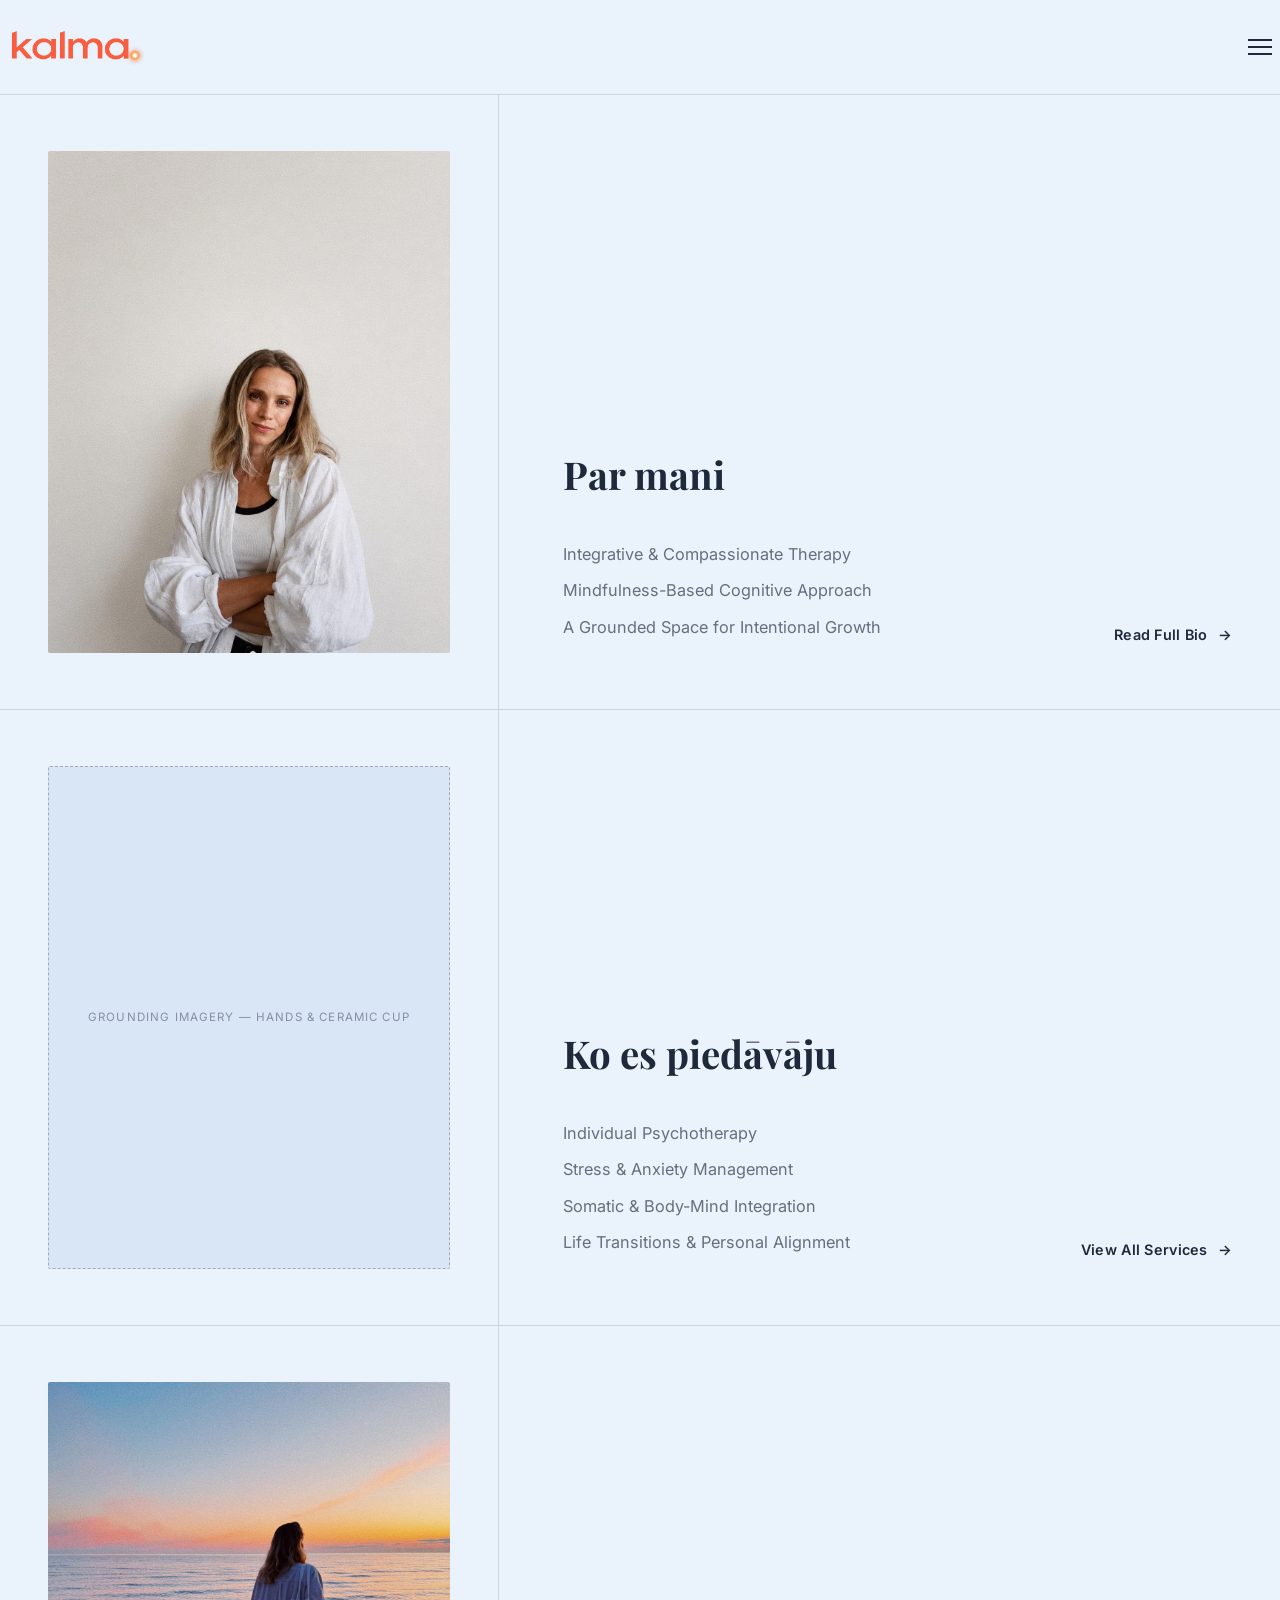
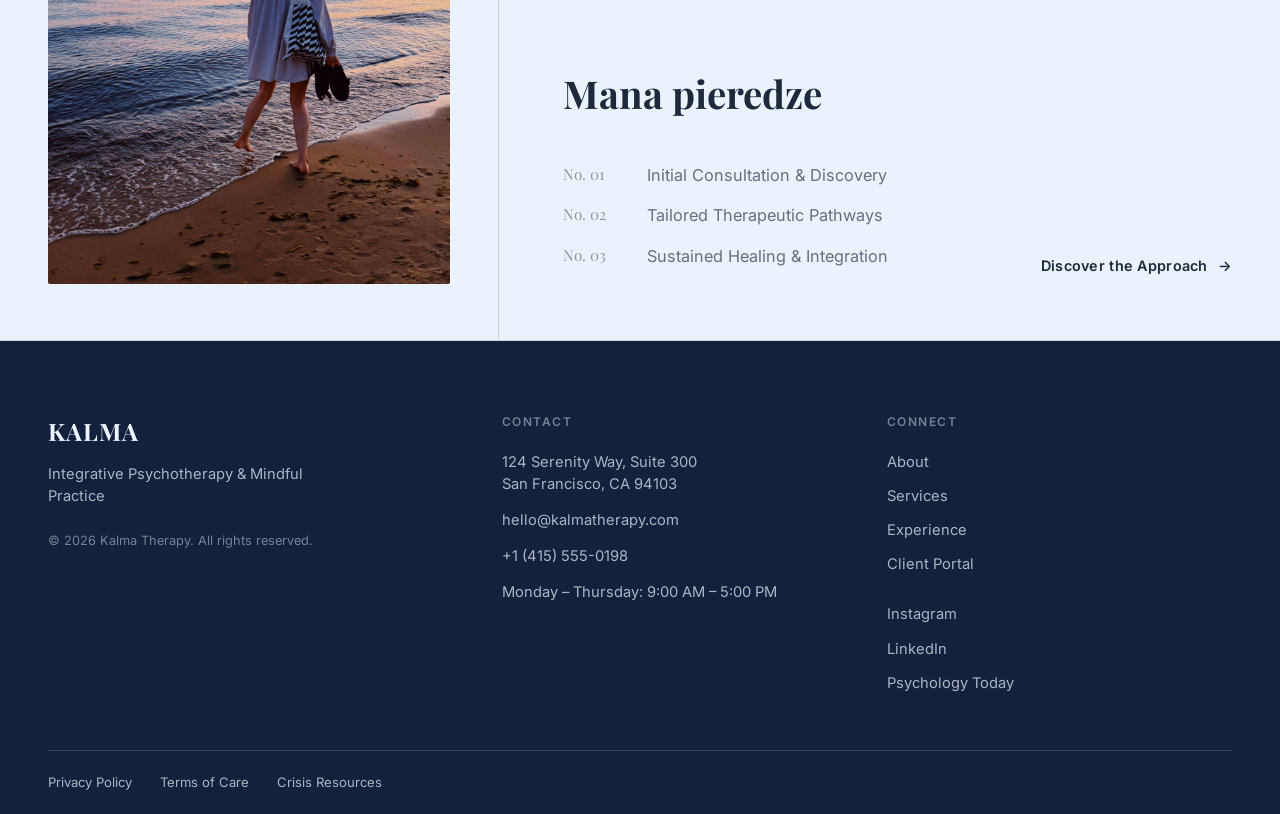
<file: index.html>
<!doctype html>
<html lang="en">
<head>
<meta charset="UTF-8" />
<meta name="viewport" content="width=device-width, initial-scale=1.0" />
<title>Kalma — Integrative Psychotherapy &amp; Mindful Practice</title>
<link rel="preconnect" href="https://fonts.googleapis.com" />
<link rel="preconnect" href="https://fonts.gstatic.com" crossorigin />
<link href="https://fonts.googleapis.com/css2?family=Playfair+Display:wght@600;700&family=Inter:wght@400;500;600;700&display=swap" rel="stylesheet" />
<link rel="stylesheet" href="css/style.css" />
</head>
<body>

<nav class="site-nav">
  <div class="wrapper nav-inner">
    <a href="index.html" class="logo"><img src="public/logo.png" alt="Kalma" /></a>
    <button class="nav-toggle" aria-label="Toggle navigation">
      <span></span><span></span><span></span>
    </button>
    <div class="nav-menu">
      <a href="index.html" class="active">Home</a>
      <a href="about.html">About</a>
      <a href="services.html">Services</a>
      <a href="experience.html">Experience</a>
      <a href="experience.html" class="pill-btn">Book a Session <span>→</span></a>
    </div>
  </div>
</nav>

<section class="editorial-row">
  <div class="wrapper row-grid">
    <div class="row-image">
      <div class="placeholder has-image"><img src="public/portrait.jpeg" alt="Portrait of the therapist" /></div>
    </div>
    <div class="col-divider"></div>
    <div class="row-content">
      <div class="content-row">
        <div class="row-body">
          <h2>Par mani</h2>
          <ul class="teaser-list">
            <li>Integrative &amp; Compassionate Therapy</li>
            <li>Mindfulness-Based Cognitive Approach</li>
            <li>A Grounded Space for Intentional Growth</li>
          </ul>
        </div>
        <a href="about.html" class="cta-link">Read Full Bio <span class="arrow">→</span></a>
      </div>
    </div>
  </div>
</section>

<section class="editorial-row">
  <div class="wrapper row-grid">
    <div class="row-image">
      <div class="placeholder"><span>Grounding Imagery — Hands &amp; Ceramic Cup</span></div>
    </div>
    <div class="col-divider"></div>
    <div class="row-content">
      <div class="content-row">
        <div class="row-body">
          <h2>Ko es piedāvāju</h2>
          <ul class="teaser-list">
            <li>Individual Psychotherapy</li>
            <li>Stress &amp; Anxiety Management</li>
            <li>Somatic &amp; Body-Mind Integration</li>
            <li>Life Transitions &amp; Personal Alignment</li>
          </ul>
        </div>
        <a href="services.html" class="cta-link">View All Services <span class="arrow">→</span></a>
      </div>
    </div>
  </div>
</section>

<section class="editorial-row">
  <div class="wrapper row-grid">
    <div class="row-image">
      <div class="placeholder has-image"><img src="public/seaside.jpeg" alt="A reflective walk along the shore at sunset" /></div>
    </div>
    <div class="col-divider"></div>
    <div class="row-content">
      <div class="content-row">
        <div class="row-body">
          <h2>Mana pieredze</h2>
          <ul class="numbered-list">
            <li><span class="num">No. 01</span><span class="num-label">Initial Consultation &amp; Discovery</span></li>
            <li><span class="num">No. 02</span><span class="num-label">Tailored Therapeutic Pathways</span></li>
            <li><span class="num">No. 03</span><span class="num-label">Sustained Healing &amp; Integration</span></li>
          </ul>
        </div>
        <a href="experience.html" class="cta-link">Discover the Approach <span class="arrow">→</span></a>
      </div>
    </div>
  </div>
</section>

<footer class="site-footer">
  <div class="wrapper">
    <div class="footer-grid">
      <div class="footer-brand">
        <p class="wordmark">KALMA</p>
        <p class="tagline">Integrative Psychotherapy &amp; Mindful Practice</p>
        <p class="copyright">&copy; 2026 Kalma Therapy. All rights reserved.</p>
      </div>
      <div class="footer-col">
        <h5 class="tracked-upper">Contact</h5>
        <p class="detail-line">124 Serenity Way, Suite 300<br />San Francisco, CA 94103</p>
        <p class="detail-line">hello@kalmatherapy.com</p>
        <p class="detail-line">+1 (415) 555-0198</p>
        <p class="detail-line">Monday – Thursday: 9:00 AM – 5:00 PM</p>
      </div>
      <div class="footer-col">
        <h5 class="tracked-upper">Connect</h5>
        <div class="footer-links">
          <a href="about.html">About</a>
          <a href="services.html">Services</a>
          <a href="experience.html">Experience</a>
          <a href="#">Client Portal</a>
        </div>
        <div class="footer-social">
          <a href="#">Instagram</a>
          <a href="#">LinkedIn</a>
          <a href="#">Psychology Today</a>
        </div>
      </div>
    </div>
    <div class="footer-bottom">
      <a href="#">Privacy Policy</a>
      <a href="#">Terms of Care</a>
      <a href="#">Crisis Resources</a>
    </div>
  </div>
</footer>

<script src="js/nav.js"></script>
</body>
</html>
</file>
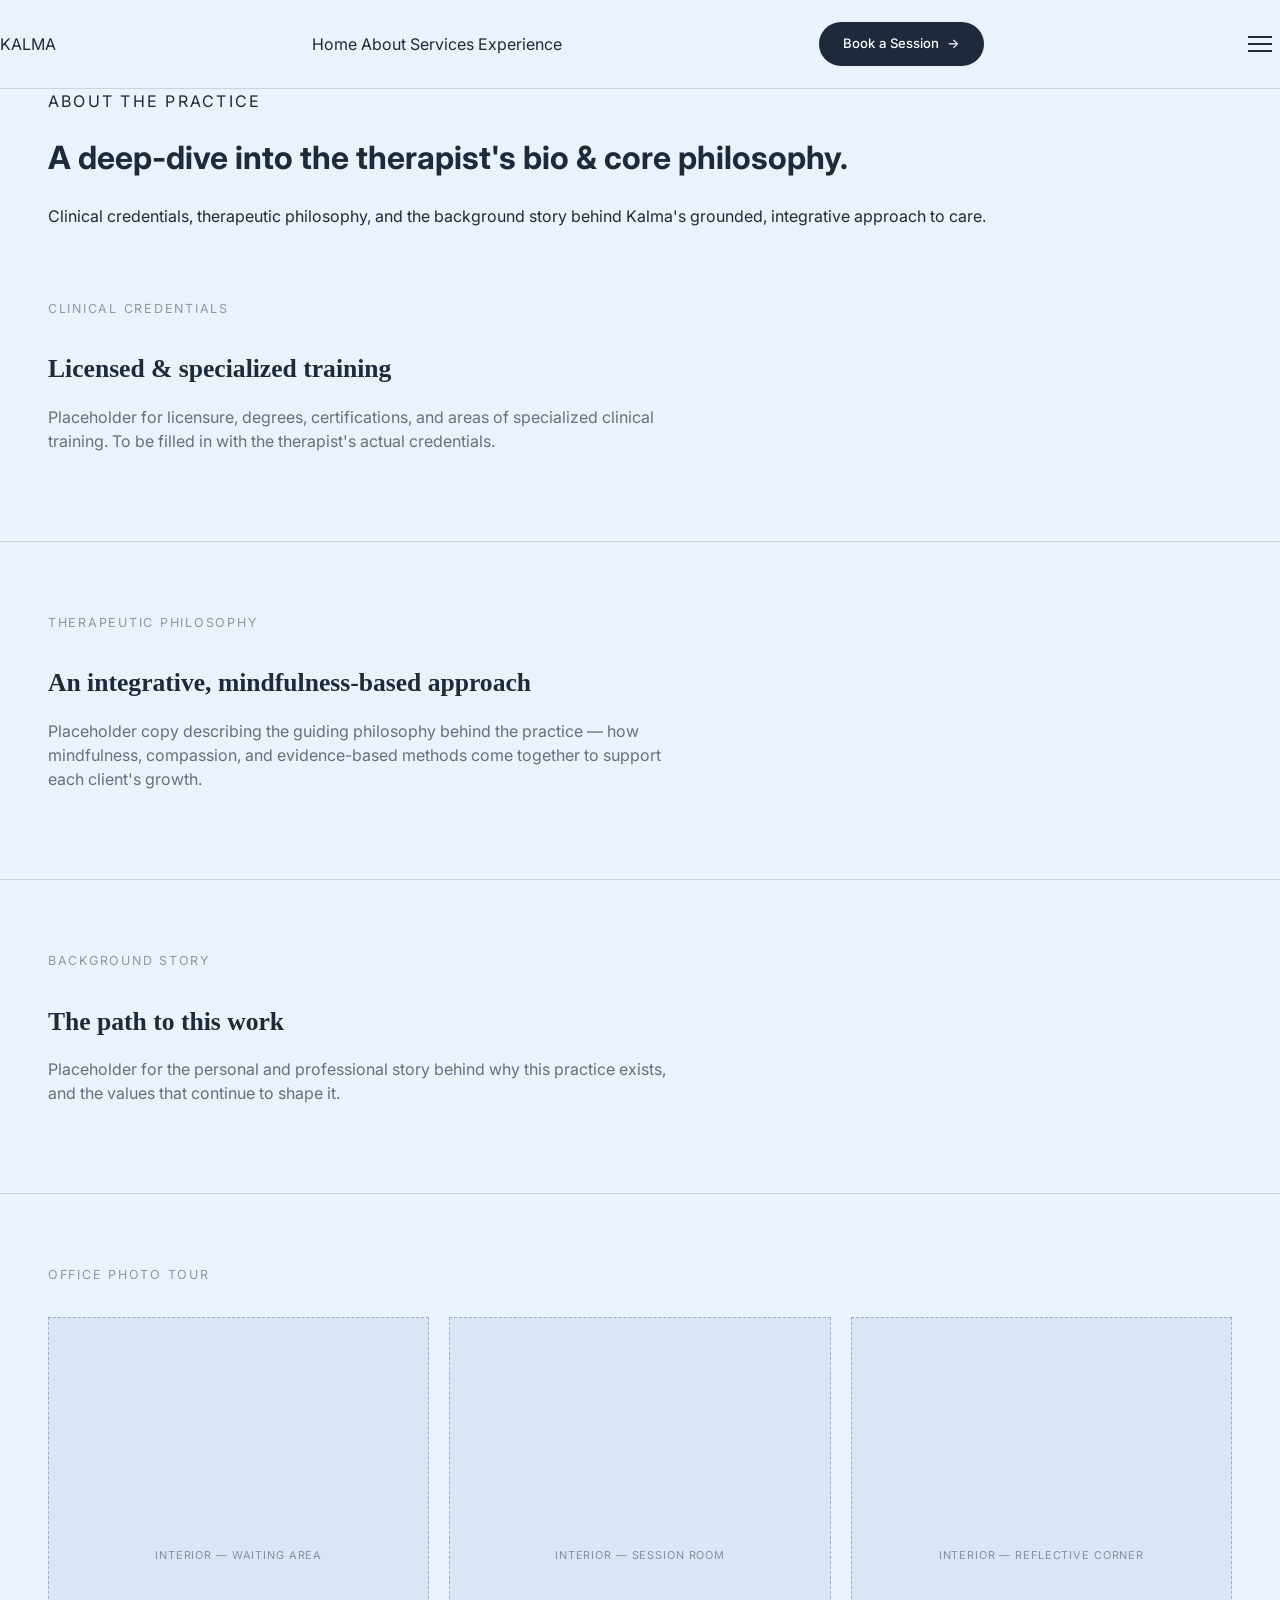
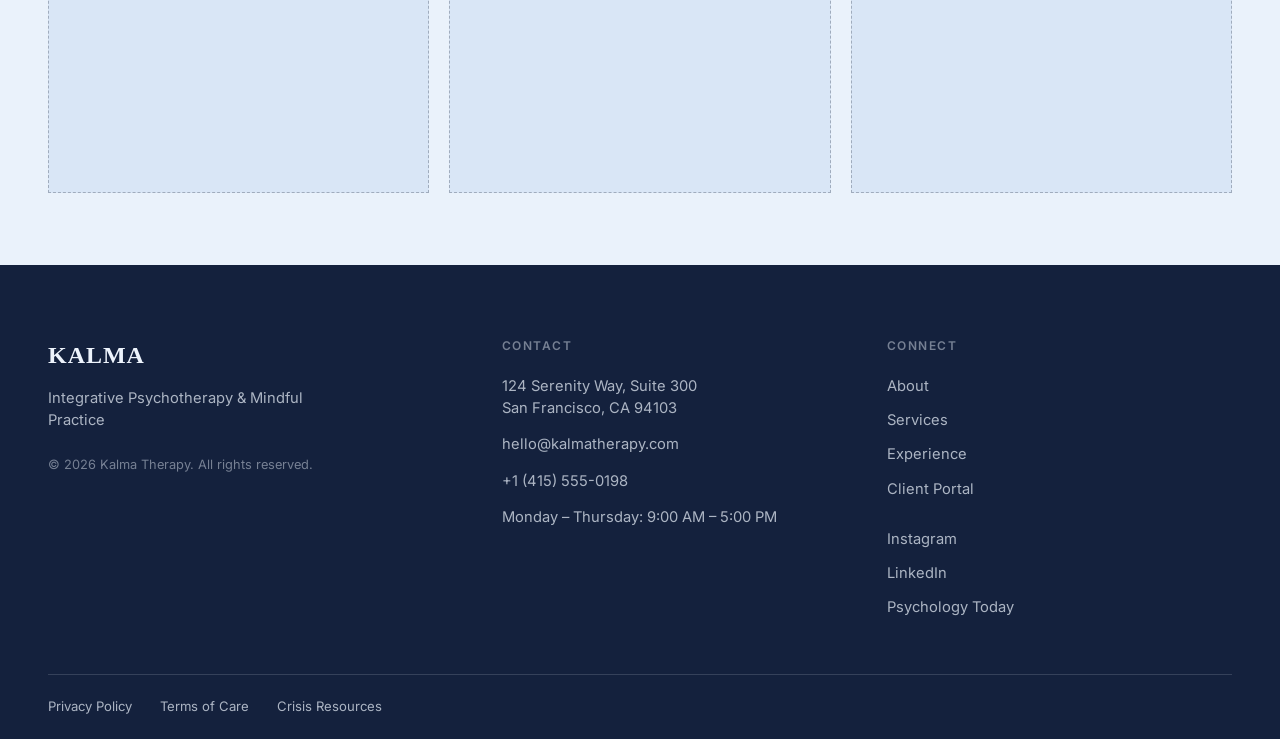
<file: about.html>
<!doctype html>
<html lang="en">
<head>
<meta charset="UTF-8" />
<meta name="viewport" content="width=device-width, initial-scale=1.0" />
<title>About — Kalma Therapy</title>
<link rel="preconnect" href="https://fonts.googleapis.com" />
<link rel="preconnect" href="https://fonts.gstatic.com" crossorigin />
<link href="https://fonts.googleapis.com/css2?family=Fraunces:wght@500;600&family=Inter:wght@400;500;600;700&display=swap" rel="stylesheet" />
<link rel="stylesheet" href="css/style.css" />
</head>
<body>

<nav class="site-nav">
  <div class="wrapper nav-inner">
    <a href="index.html" class="wordmark">KALMA</a>
    <div class="nav-links">
      <a href="index.html">Home</a>
      <a href="about.html" class="active">About</a>
      <a href="services.html">Services</a>
      <a href="experience.html">Experience</a>
    </div>
    <a href="experience.html" class="pill-btn">Book a Session <span>→</span></a>
    <button class="nav-toggle" aria-label="Toggle navigation">
      <span></span><span></span><span></span>
    </button>
  </div>
</nav>

<header class="page-hero">
  <div class="wrapper">
    <p class="kicker tracked-upper">About the Practice</p>
    <h1>A deep-dive into the therapist's bio &amp; core philosophy.</h1>
    <p>Clinical credentials, therapeutic philosophy, and the background story behind Kalma's grounded, integrative approach to care.</p>
  </div>
</header>

<section class="page-section">
  <div class="wrapper">
    <p class="section-label tracked-upper">Clinical Credentials</p>
    <h3>Licensed &amp; specialized training</h3>
    <p class="body-text">Placeholder for licensure, degrees, certifications, and areas of specialized clinical training. To be filled in with the therapist's actual credentials.</p>
  </div>
</section>

<section class="page-section">
  <div class="wrapper">
    <p class="section-label tracked-upper">Therapeutic Philosophy</p>
    <h3>An integrative, mindfulness-based approach</h3>
    <p class="body-text">Placeholder copy describing the guiding philosophy behind the practice — how mindfulness, compassion, and evidence-based methods come together to support each client's growth.</p>
  </div>
</section>

<section class="page-section">
  <div class="wrapper">
    <p class="section-label tracked-upper">Background Story</p>
    <h3>The path to this work</h3>
    <p class="body-text">Placeholder for the personal and professional story behind why this practice exists, and the values that continue to shape it.</p>
  </div>
</section>

<section class="page-section" style="border-bottom:none;">
  <div class="wrapper">
    <p class="section-label tracked-upper">Office Photo Tour</p>
    <div class="placeholder-grid">
      <div class="placeholder"><span>Interior — Waiting Area</span></div>
      <div class="placeholder"><span>Interior — Session Room</span></div>
      <div class="placeholder"><span>Interior — Reflective Corner</span></div>
    </div>
  </div>
</section>

<footer class="site-footer">
  <div class="wrapper">
    <div class="footer-grid">
      <div class="footer-brand">
        <p class="wordmark">KALMA</p>
        <p class="tagline">Integrative Psychotherapy &amp; Mindful Practice</p>
        <p class="copyright">&copy; 2026 Kalma Therapy. All rights reserved.</p>
      </div>
      <div class="footer-col">
        <h5 class="tracked-upper">Contact</h5>
        <p class="detail-line">124 Serenity Way, Suite 300<br />San Francisco, CA 94103</p>
        <p class="detail-line">hello@kalmatherapy.com</p>
        <p class="detail-line">+1 (415) 555-0198</p>
        <p class="detail-line">Monday – Thursday: 9:00 AM – 5:00 PM</p>
      </div>
      <div class="footer-col">
        <h5 class="tracked-upper">Connect</h5>
        <div class="footer-links">
          <a href="about.html">About</a>
          <a href="services.html">Services</a>
          <a href="experience.html">Experience</a>
          <a href="#">Client Portal</a>
        </div>
        <div class="footer-social">
          <a href="#">Instagram</a>
          <a href="#">LinkedIn</a>
          <a href="#">Psychology Today</a>
        </div>
      </div>
    </div>
    <div class="footer-bottom">
      <a href="#">Privacy Policy</a>
      <a href="#">Terms of Care</a>
      <a href="#">Crisis Resources</a>
    </div>
  </div>
</footer>

<script src="js/nav.js"></script>
</body>
</html>
</file>
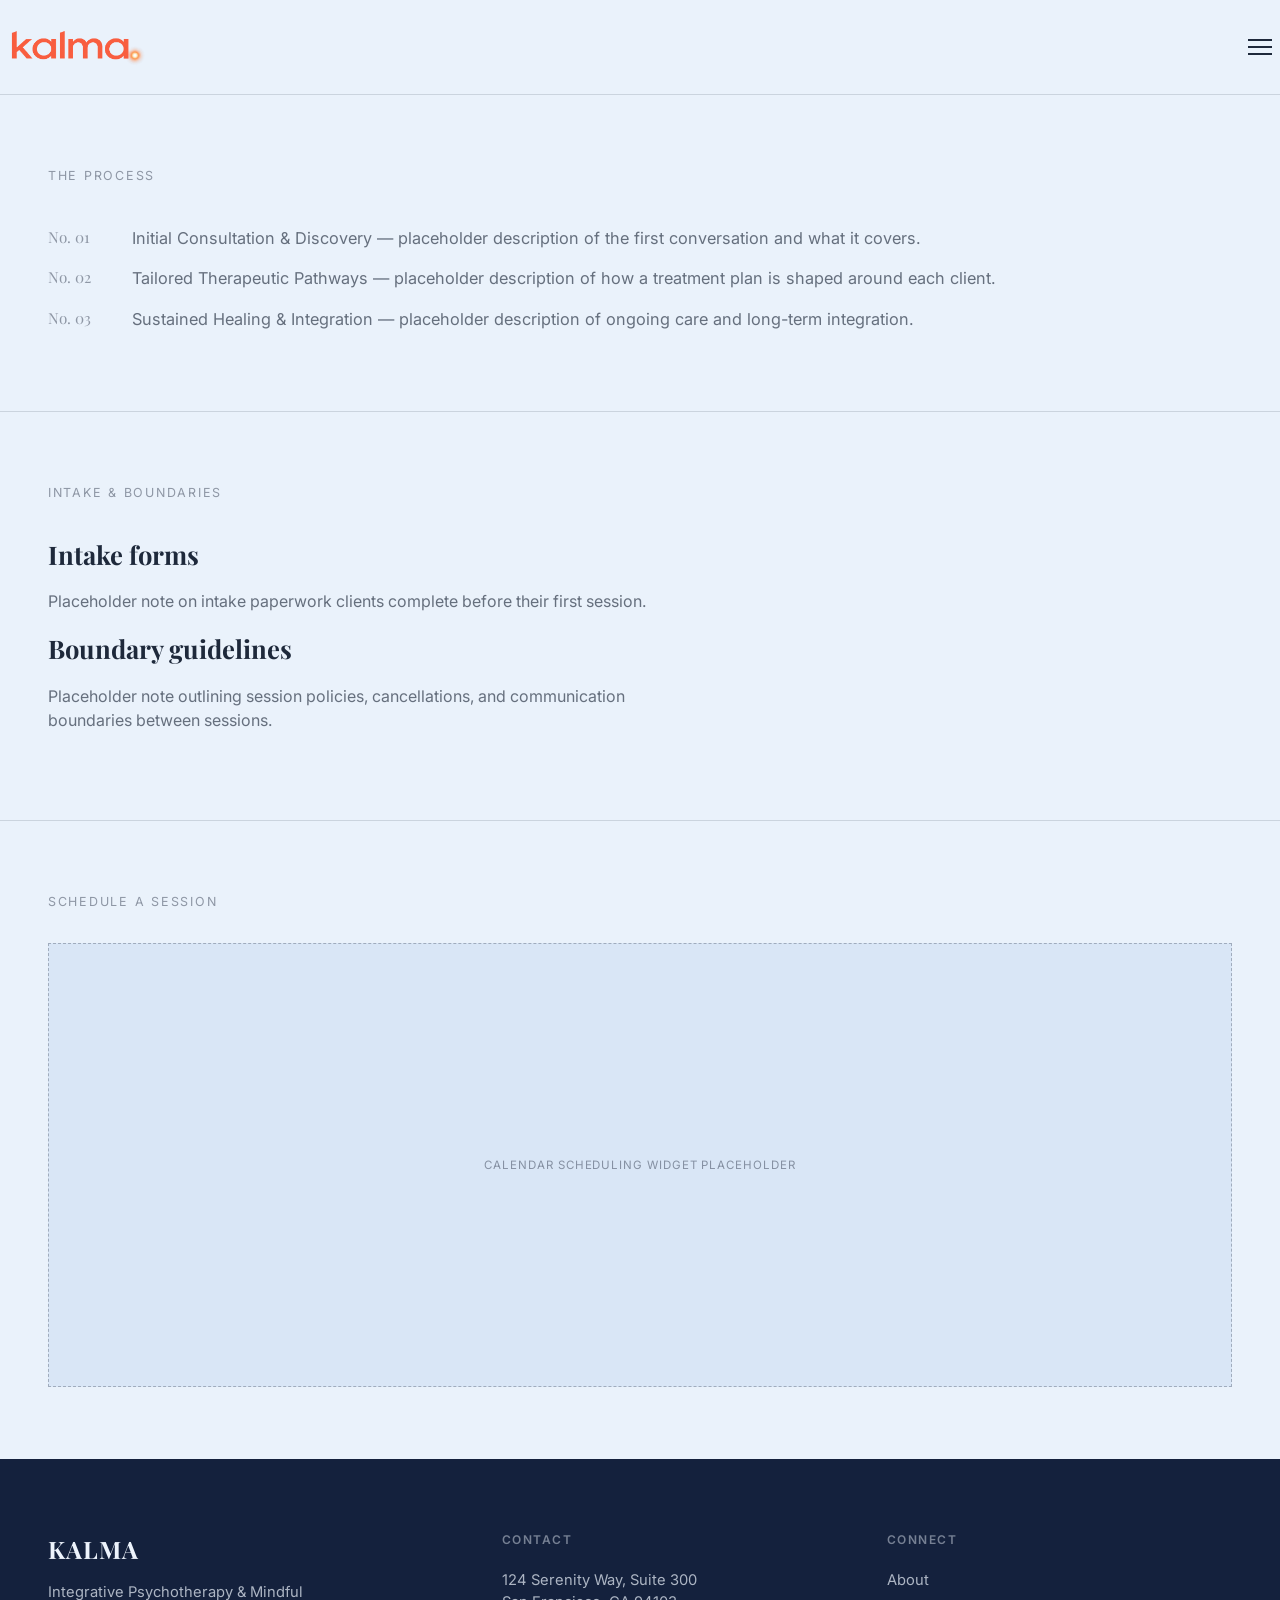
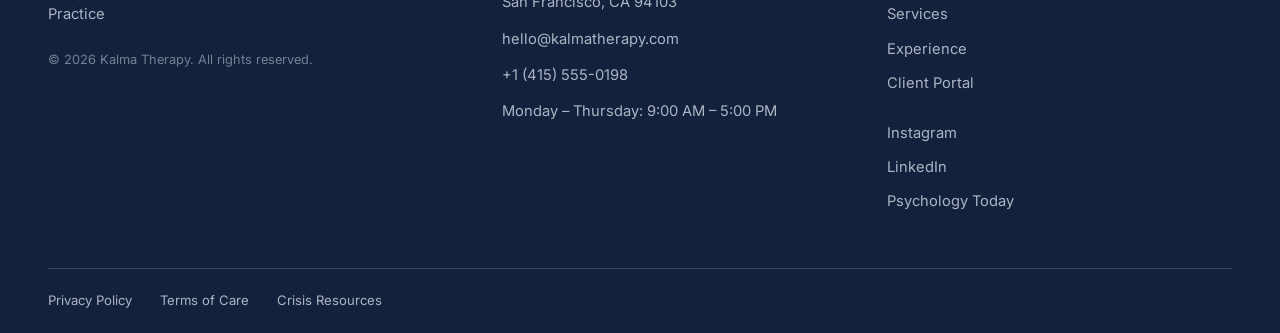
<file: experience.html>
<!doctype html>
<html lang="en">
<head>
<meta charset="UTF-8" />
<meta name="viewport" content="width=device-width, initial-scale=1.0" />
<title>Experience — Kalma Therapy</title>
<link rel="preconnect" href="https://fonts.googleapis.com" />
<link rel="preconnect" href="https://fonts.gstatic.com" crossorigin />
<link href="https://fonts.googleapis.com/css2?family=Playfair+Display:wght@600;700&family=Inter:wght@400;500;600;700&display=swap" rel="stylesheet" />
<link rel="stylesheet" href="css/style.css" />
</head>
<body>

<nav class="site-nav">
  <div class="wrapper nav-inner">
    <a href="index.html" class="logo"><img src="public/logo.png" alt="Kalma" /></a>
    <button class="nav-toggle" aria-label="Toggle navigation">
      <span></span><span></span><span></span>
    </button>
    <div class="nav-menu">
      <a href="index.html">Home</a>
      <a href="about.html">About</a>
      <a href="services.html">Services</a>
      <a href="experience.html" class="active">Experience</a>
      <a href="#schedule" class="pill-btn">Book a Session <span>→</span></a>
    </div>
  </div>
</nav>

<section class="page-section">
  <div class="wrapper">
    <p class="section-label tracked-upper">The Process</p>
    <ul class="numbered-list">
      <li><span class="num">No. 01</span><span class="num-label">Initial Consultation &amp; Discovery — placeholder description of the first conversation and what it covers.</span></li>
      <li><span class="num">No. 02</span><span class="num-label">Tailored Therapeutic Pathways — placeholder description of how a treatment plan is shaped around each client.</span></li>
      <li><span class="num">No. 03</span><span class="num-label">Sustained Healing &amp; Integration — placeholder description of ongoing care and long-term integration.</span></li>
    </ul>
  </div>
</section>

<section class="page-section">
  <div class="wrapper">
    <p class="section-label tracked-upper">Intake &amp; Boundaries</p>
    <h3>Intake forms</h3>
    <p class="body-text">Placeholder note on intake paperwork clients complete before their first session.</p>
    <h3>Boundary guidelines</h3>
    <p class="body-text">Placeholder note outlining session policies, cancellations, and communication boundaries between sessions.</p>
  </div>
</section>

<section class="page-section" id="schedule" style="border-bottom:none;">
  <div class="wrapper">
    <p class="section-label tracked-upper">Schedule a Session</p>
    <div class="wide-placeholder"><span>Calendar Scheduling Widget Placeholder</span></div>
  </div>
</section>

<footer class="site-footer">
  <div class="wrapper">
    <div class="footer-grid">
      <div class="footer-brand">
        <p class="wordmark">KALMA</p>
        <p class="tagline">Integrative Psychotherapy &amp; Mindful Practice</p>
        <p class="copyright">&copy; 2026 Kalma Therapy. All rights reserved.</p>
      </div>
      <div class="footer-col">
        <h5 class="tracked-upper">Contact</h5>
        <p class="detail-line">124 Serenity Way, Suite 300<br />San Francisco, CA 94103</p>
        <p class="detail-line">hello@kalmatherapy.com</p>
        <p class="detail-line">+1 (415) 555-0198</p>
        <p class="detail-line">Monday – Thursday: 9:00 AM – 5:00 PM</p>
      </div>
      <div class="footer-col">
        <h5 class="tracked-upper">Connect</h5>
        <div class="footer-links">
          <a href="about.html">About</a>
          <a href="services.html">Services</a>
          <a href="experience.html">Experience</a>
          <a href="#">Client Portal</a>
        </div>
        <div class="footer-social">
          <a href="#">Instagram</a>
          <a href="#">LinkedIn</a>
          <a href="#">Psychology Today</a>
        </div>
      </div>
    </div>
    <div class="footer-bottom">
      <a href="#">Privacy Policy</a>
      <a href="#">Terms of Care</a>
      <a href="#">Crisis Resources</a>
    </div>
  </div>
</footer>

<script src="js/nav.js"></script>
</body>
</html>
</file>
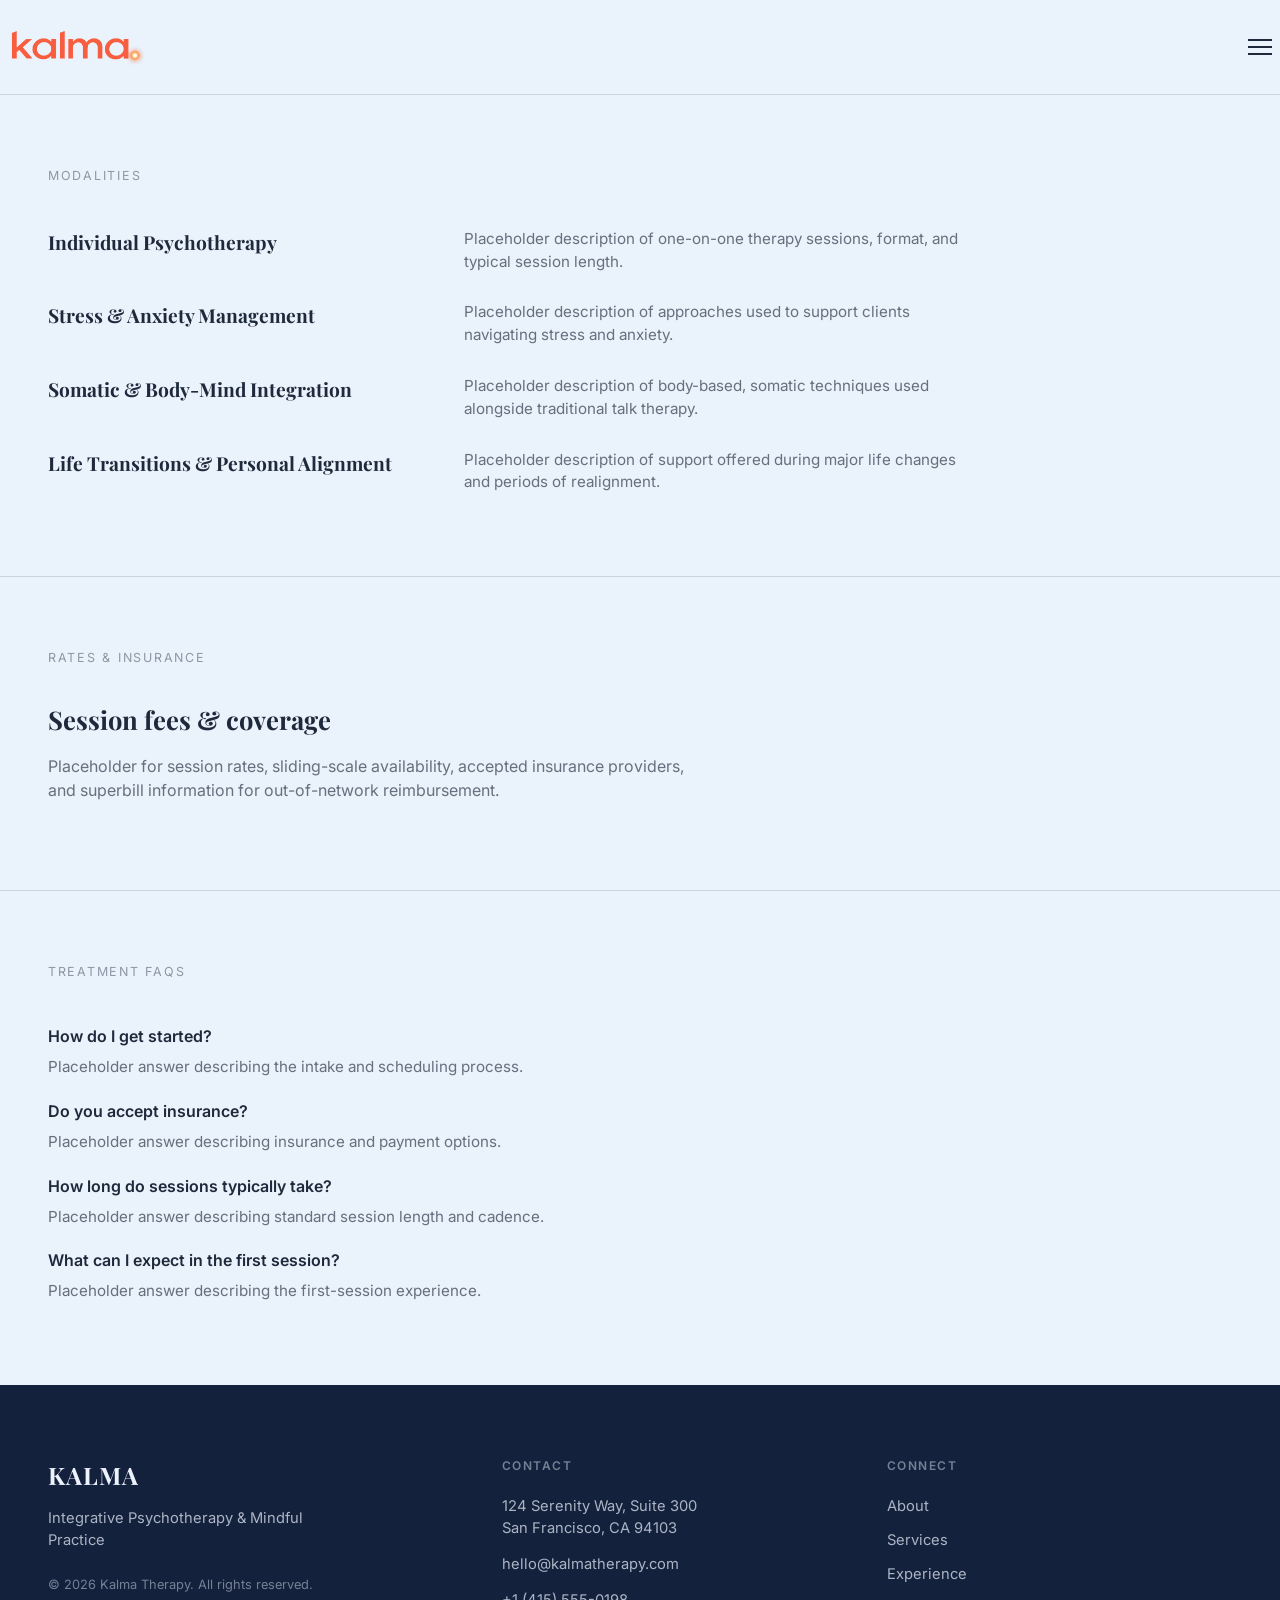
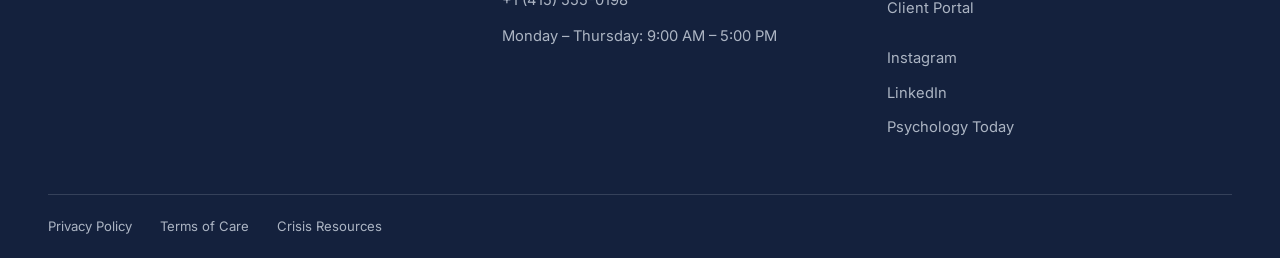
<file: services.html>
<!doctype html>
<html lang="en">
<head>
<meta charset="UTF-8" />
<meta name="viewport" content="width=device-width, initial-scale=1.0" />
<title>Services — Kalma Therapy</title>
<link rel="preconnect" href="https://fonts.googleapis.com" />
<link rel="preconnect" href="https://fonts.gstatic.com" crossorigin />
<link href="https://fonts.googleapis.com/css2?family=Playfair+Display:wght@600;700&family=Inter:wght@400;500;600;700&display=swap" rel="stylesheet" />
<link rel="stylesheet" href="css/style.css" />
</head>
<body>

<nav class="site-nav">
  <div class="wrapper nav-inner">
    <a href="index.html" class="logo"><img src="public/logo.png" alt="Kalma" /></a>
    <button class="nav-toggle" aria-label="Toggle navigation">
      <span></span><span></span><span></span>
    </button>
    <div class="nav-menu">
      <a href="index.html">Home</a>
      <a href="about.html">About</a>
      <a href="services.html" class="active">Services</a>
      <a href="experience.html">Experience</a>
      <a href="experience.html" class="pill-btn">Book a Session <span>→</span></a>
    </div>
  </div>
</nav>

<section class="page-section">
  <div class="wrapper">
    <p class="section-label tracked-upper">Modalities</p>
    <div class="service-list">
      <div class="service-item">
        <h4>Individual Psychotherapy</h4>
        <p>Placeholder description of one-on-one therapy sessions, format, and typical session length.</p>
      </div>
      <div class="service-item">
        <h4>Stress &amp; Anxiety Management</h4>
        <p>Placeholder description of approaches used to support clients navigating stress and anxiety.</p>
      </div>
      <div class="service-item">
        <h4>Somatic &amp; Body-Mind Integration</h4>
        <p>Placeholder description of body-based, somatic techniques used alongside traditional talk therapy.</p>
      </div>
      <div class="service-item">
        <h4>Life Transitions &amp; Personal Alignment</h4>
        <p>Placeholder description of support offered during major life changes and periods of realignment.</p>
      </div>
    </div>
  </div>
</section>

<section class="page-section">
  <div class="wrapper">
    <p class="section-label tracked-upper">Rates &amp; Insurance</p>
    <h3>Session fees &amp; coverage</h3>
    <p class="body-text">Placeholder for session rates, sliding-scale availability, accepted insurance providers, and superbill information for out-of-network reimbursement.</p>
  </div>
</section>

<section class="page-section" style="border-bottom:none;">
  <div class="wrapper">
    <p class="section-label tracked-upper">Treatment FAQs</p>
    <div class="faq-item">
      <p class="q">How do I get started?</p>
      <p class="a">Placeholder answer describing the intake and scheduling process.</p>
    </div>
    <div class="faq-item">
      <p class="q">Do you accept insurance?</p>
      <p class="a">Placeholder answer describing insurance and payment options.</p>
    </div>
    <div class="faq-item">
      <p class="q">How long do sessions typically take?</p>
      <p class="a">Placeholder answer describing standard session length and cadence.</p>
    </div>
    <div class="faq-item">
      <p class="q">What can I expect in the first session?</p>
      <p class="a">Placeholder answer describing the first-session experience.</p>
    </div>
  </div>
</section>

<footer class="site-footer">
  <div class="wrapper">
    <div class="footer-grid">
      <div class="footer-brand">
        <p class="wordmark">KALMA</p>
        <p class="tagline">Integrative Psychotherapy &amp; Mindful Practice</p>
        <p class="copyright">&copy; 2026 Kalma Therapy. All rights reserved.</p>
      </div>
      <div class="footer-col">
        <h5 class="tracked-upper">Contact</h5>
        <p class="detail-line">124 Serenity Way, Suite 300<br />San Francisco, CA 94103</p>
        <p class="detail-line">hello@kalmatherapy.com</p>
        <p class="detail-line">+1 (415) 555-0198</p>
        <p class="detail-line">Monday – Thursday: 9:00 AM – 5:00 PM</p>
      </div>
      <div class="footer-col">
        <h5 class="tracked-upper">Connect</h5>
        <div class="footer-links">
          <a href="about.html">About</a>
          <a href="services.html">Services</a>
          <a href="experience.html">Experience</a>
          <a href="#">Client Portal</a>
        </div>
        <div class="footer-social">
          <a href="#">Instagram</a>
          <a href="#">LinkedIn</a>
          <a href="#">Psychology Today</a>
        </div>
      </div>
    </div>
    <div class="footer-bottom">
      <a href="#">Privacy Policy</a>
      <a href="#">Terms of Care</a>
      <a href="#">Crisis Resources</a>
    </div>
  </div>
</footer>

<script src="js/nav.js"></script>
</body>
</html>
</file>
<file: css/style.css>
/* ===== Kalma — Design Tokens ===== */
:root {
  --ink: #1E293B;
  --ink-soft: rgba(30, 41, 59, 0.65);
  --ink-faint: rgba(30, 41, 59, 0.45);
  --divider: rgba(30, 41, 59, 0.15);
  --bg: #EAF2FB;
  --placeholder-bg: #D9E6F6;
  --placeholder-border: rgba(30, 41, 59, 0.3);
  --nav-height: 84px;

  --surface-footer: #14213D;
  --footer-ink: #EDF3FC;
  --footer-ink-soft: rgba(237, 243, 252, 0.7);
  --footer-ink-faint: rgba(237, 243, 252, 0.45);
  --footer-divider: rgba(237, 243, 252, 0.15);

  --pill-bg: #1E293B;
  --pill-text: #FFFFFF;

  --font-serif: "Playfair Display", "Iowan Old Style", Georgia, serif;
  --font-sans: "Inter", -apple-system, BlinkMacSystemFont, "Segoe UI", sans-serif;
}

* { box-sizing: border-box; }

html { scroll-behavior: smooth; }

body {
  margin: 0;
  background: var(--bg);
  color: var(--ink);
  font-family: var(--font-sans);
  line-height: 1.5;
  -webkit-font-smoothing: antialiased;
}

img { max-width: 100%; display: block; }

a { color: inherit; text-decoration: none; }

ul { margin: 0; padding: 0; list-style: none; }

p { margin: 0; }

.tracked-upper {
  text-transform: uppercase;
  letter-spacing: 0.14em;
}

.wrapper {
  max-width: 1320px;
  margin: 0 auto;
  padding: 0 48px;
}

/* ===== Navigation: page title + hamburger only ===== */
.site-nav {
  position: sticky;
  top: 0;
  z-index: 100;
  background: var(--bg);
  border-bottom: 1px solid var(--divider);
}

.nav-inner {
  min-height: var(--nav-height);
  display: flex;
  align-items: center;
  justify-content: space-between;
  padding: 22px 0;
}

.logo { display: flex; align-items: center; }

.logo img {
  height: 50px;
  width: auto;
  display: block;
}

.nav-toggle {
  display: flex;
  flex-direction: column;
  gap: 5px;
  background: none;
  border: none;
  cursor: pointer;
  padding: 8px;
}

.nav-toggle span {
  width: 24px;
  height: 2px;
  background: var(--ink);
  display: block;
  transition: transform 0.2s ease, opacity 0.2s ease;
}

.nav-toggle.open span:nth-child(1) { transform: translateY(7px) rotate(45deg); }
.nav-toggle.open span:nth-child(2) { opacity: 0; }
.nav-toggle.open span:nth-child(3) { transform: translateY(-7px) rotate(-45deg); }

.nav-menu {
  display: none;
  position: absolute;
  top: 100%;
  left: 0;
  right: 0;
  background: var(--bg);
  border-bottom: 1px solid var(--divider);
  flex-direction: column;
  padding: 8px 0 24px;
}

.nav-menu.open { display: flex; }

.nav-menu a {
  padding: 14px 48px;
  font-size: 0.95rem;
  color: var(--ink-soft);
  transition: color 0.2s ease;
}

.nav-menu a:hover, .nav-menu a.active { color: var(--ink); }

.nav-menu .pill-btn {
  margin: 12px 48px 0;
  align-self: flex-start;
}

.pill-btn {
  display: inline-flex;
  align-items: center;
  gap: 8px;
  background: var(--pill-bg);
  color: var(--pill-text);
  padding: 12px 24px;
  border-radius: 999px;
  font-size: 0.82rem;
  font-weight: 500;
  white-space: nowrap;
  transition: transform 0.2s ease, background 0.2s ease;
}

.pill-btn:hover {
  background: #0f1726;
  transform: translateY(-1px);
}

/* ===== Editorial Row (image left / content right) ===== */
.editorial-row {
  border-bottom: 1px solid var(--divider);
}

.editorial-row .row-grid {
  display: grid;
  grid-template-columns: minmax(0, 38%) 1px minmax(0, 1fr);
}

.editorial-row .col-divider {
  background: var(--divider);
}

.row-image {
  padding: 56px 48px 56px 0;
}

.row-image .placeholder {
  aspect-ratio: 4 / 5;
  background: var(--placeholder-bg);
  border: 1px dashed var(--placeholder-border);
  border-radius: 2px;
  display: flex;
  align-items: center;
  justify-content: center;
  text-align: center;
  padding: 24px;
}

.row-image .placeholder.has-image {
  border: none;
  padding: 0;
  overflow: hidden;
}

.row-image .placeholder.has-image img {
  width: 100%;
  height: 100%;
  object-fit: cover;
  display: block;
}

.row-image .placeholder span {
  font-size: 0.72rem;
  color: var(--ink-faint);
  letter-spacing: 0.1em;
  text-transform: uppercase;
}

.row-content {
  padding: 64px 0 64px 64px;
  display: flex;
  flex-direction: column;
  justify-content: end;
}

.row-content .section-header {
  font-size: 0.82rem;
  color: var(--ink-faint);
  margin-bottom: 28px;
}

.content-row {
  display: flex;
  align-items: flex-end;
  justify-content: space-between;
  gap: 24px;
}

.row-body { flex: 1; min-width: 0; }

.row-content h2 {
  font-family: var(--font-serif);
  font-size: clamp(1.8rem, 3vw, 2.6rem);
  font-weight: 700;
  margin: 0 0 32px;
  max-width: 520px;
}

.teaser-list li {
  padding: 6px 0;
  font-size: 1.02rem;
  color: var(--ink-soft);
}

.numbered-list li {
  display: grid;
  grid-template-columns: 64px 1fr;
  gap: 20px;
  padding: 8px 0;
}

.numbered-list .num {
  font-family: var(--font-serif);
  font-size: 0.95rem;
  color: var(--ink-faint);
}

.numbered-list .num-label {
  font-size: 1.02rem;
  color: var(--ink-soft);
}

.cta-link {
  display: inline-flex;
  align-items: center;
  gap: 10px;
  font-size: 0.9rem;
  font-weight: 600;
  letter-spacing: 0.02em;
  white-space: nowrap;
  flex-shrink: 0;
}

.cta-link .arrow { transition: transform 0.2s ease; }
.cta-link:hover .arrow { transform: translateX(4px); }

/* ===== Generic page sections (subpages) ===== */
.page-section {
  padding: 72px 0;
  border-bottom: 1px solid var(--divider);
}

.page-section .section-label {
  font-size: 0.78rem;
  color: var(--ink-faint);
  margin-bottom: 32px;
}

.page-section h3 {
  font-family: var(--font-serif);
  font-size: 1.6rem;
  font-weight: 700;
  margin: 0 0 16px;
}

.page-section .body-text {
  max-width: 640px;
  color: var(--ink-soft);
  font-size: 1rem;
  margin-bottom: 16px;
}

.placeholder-grid {
  display: grid;
  grid-template-columns: repeat(3, 1fr);
  gap: 20px;
}

.placeholder-grid .placeholder {
  aspect-ratio: 4 / 5;
  background: var(--placeholder-bg);
  border: 1px dashed var(--placeholder-border);
  display: flex;
  align-items: center;
  justify-content: center;
  text-align: center;
  padding: 16px;
}

.placeholder-grid .placeholder span {
  font-size: 0.68rem;
  color: var(--ink-faint);
  letter-spacing: 0.08em;
  text-transform: uppercase;
}

.wide-placeholder {
  aspect-ratio: 16 / 6;
  background: var(--placeholder-bg);
  border: 1px dashed var(--placeholder-border);
  display: flex;
  align-items: center;
  justify-content: center;
  text-align: center;
}

.wide-placeholder span {
  font-size: 0.72rem;
  color: var(--ink-faint);
  letter-spacing: 0.08em;
  text-transform: uppercase;
}

.service-list { display: flex; flex-direction: column; gap: 8px; }

.service-item {
  padding: 10px 0;
  display: grid;
  grid-template-columns: 1fr 2fr;
  gap: 32px;
}

.service-item h4 {
  font-family: var(--font-serif);
  font-size: 1.2rem;
  font-weight: 700;
  margin: 0;
}

.service-item p {
  color: var(--ink-soft);
  font-size: 0.95rem;
  max-width: 520px;
}

.faq-item {
  padding: 10px 0;
}

.faq-item .q {
  font-weight: 600;
  margin-bottom: 8px;
}

.faq-item .a {
  color: var(--ink-soft);
  font-size: 0.95rem;
  max-width: 560px;
}

/* ===== Footer ===== */
.site-footer {
  background: var(--surface-footer);
  color: var(--footer-ink);
  padding: 72px 0 0;
}

.footer-grid {
  display: grid;
  grid-template-columns: 1.2fr 1fr 1fr;
  gap: 40px;
  padding-bottom: 56px;
}

.footer-brand .wordmark {
  font-family: var(--font-serif);
  font-size: 1.5rem;
  font-weight: 700;
  letter-spacing: 0.04em;
  margin-bottom: 14px;
}

.footer-brand .tagline {
  color: var(--footer-ink-soft);
  font-size: 0.92rem;
  margin-bottom: 24px;
  max-width: 260px;
}

.footer-brand .copyright {
  font-size: 0.8rem;
  color: var(--footer-ink-faint);
}

.footer-col h5 {
  font-size: 0.75rem;
  letter-spacing: 0.12em;
  color: var(--footer-ink-faint);
  margin: 0 0 20px;
  font-weight: 600;
}

.footer-col .detail-line {
  font-size: 0.92rem;
  color: var(--footer-ink-soft);
  margin-bottom: 14px;
  line-height: 1.5;
}

.footer-links {
  display: flex;
  flex-direction: column;
  gap: 12px;
  margin-bottom: 28px;
}

.footer-links a, .footer-social a {
  font-size: 0.92rem;
  color: var(--footer-ink-soft);
  transition: color 0.2s ease;
}

.footer-links a:hover, .footer-social a:hover { color: var(--footer-ink); }

.footer-social {
  display: flex;
  flex-direction: column;
  gap: 12px;
}

.footer-bottom {
  border-top: 1px solid var(--footer-divider);
  padding: 22px 0;
  display: flex;
  gap: 28px;
  font-size: 0.82rem;
  color: var(--footer-ink-soft);
}

.footer-bottom a:hover { color: var(--footer-ink); }

/* ===== Responsive ===== */
@media (max-width: 900px) {
  .wrapper { padding: 0 24px; }

  .nav-menu a { padding-left: 24px; padding-right: 24px; }
  .nav-menu .pill-btn { margin-left: 24px; margin-right: 24px; }

  .editorial-row .row-grid {
    grid-template-columns: 1fr;
  }

  .editorial-row .col-divider { display: none; }

  .row-image { padding: 40px 0 0; }
  .row-image .placeholder { aspect-ratio: 16 / 10; }

  .row-content { padding: 32px 0 48px; }

  .content-row { flex-direction: column; align-items: flex-start; }

  .cta-link { margin-top: 28px; }

  .footer-grid { grid-template-columns: 1fr; gap: 40px; }

  .placeholder-grid { grid-template-columns: 1fr 1fr; }

  .service-item { grid-template-columns: 1fr; gap: 10px; }

  .footer-bottom { flex-direction: column; gap: 10px; }
}
</file>
